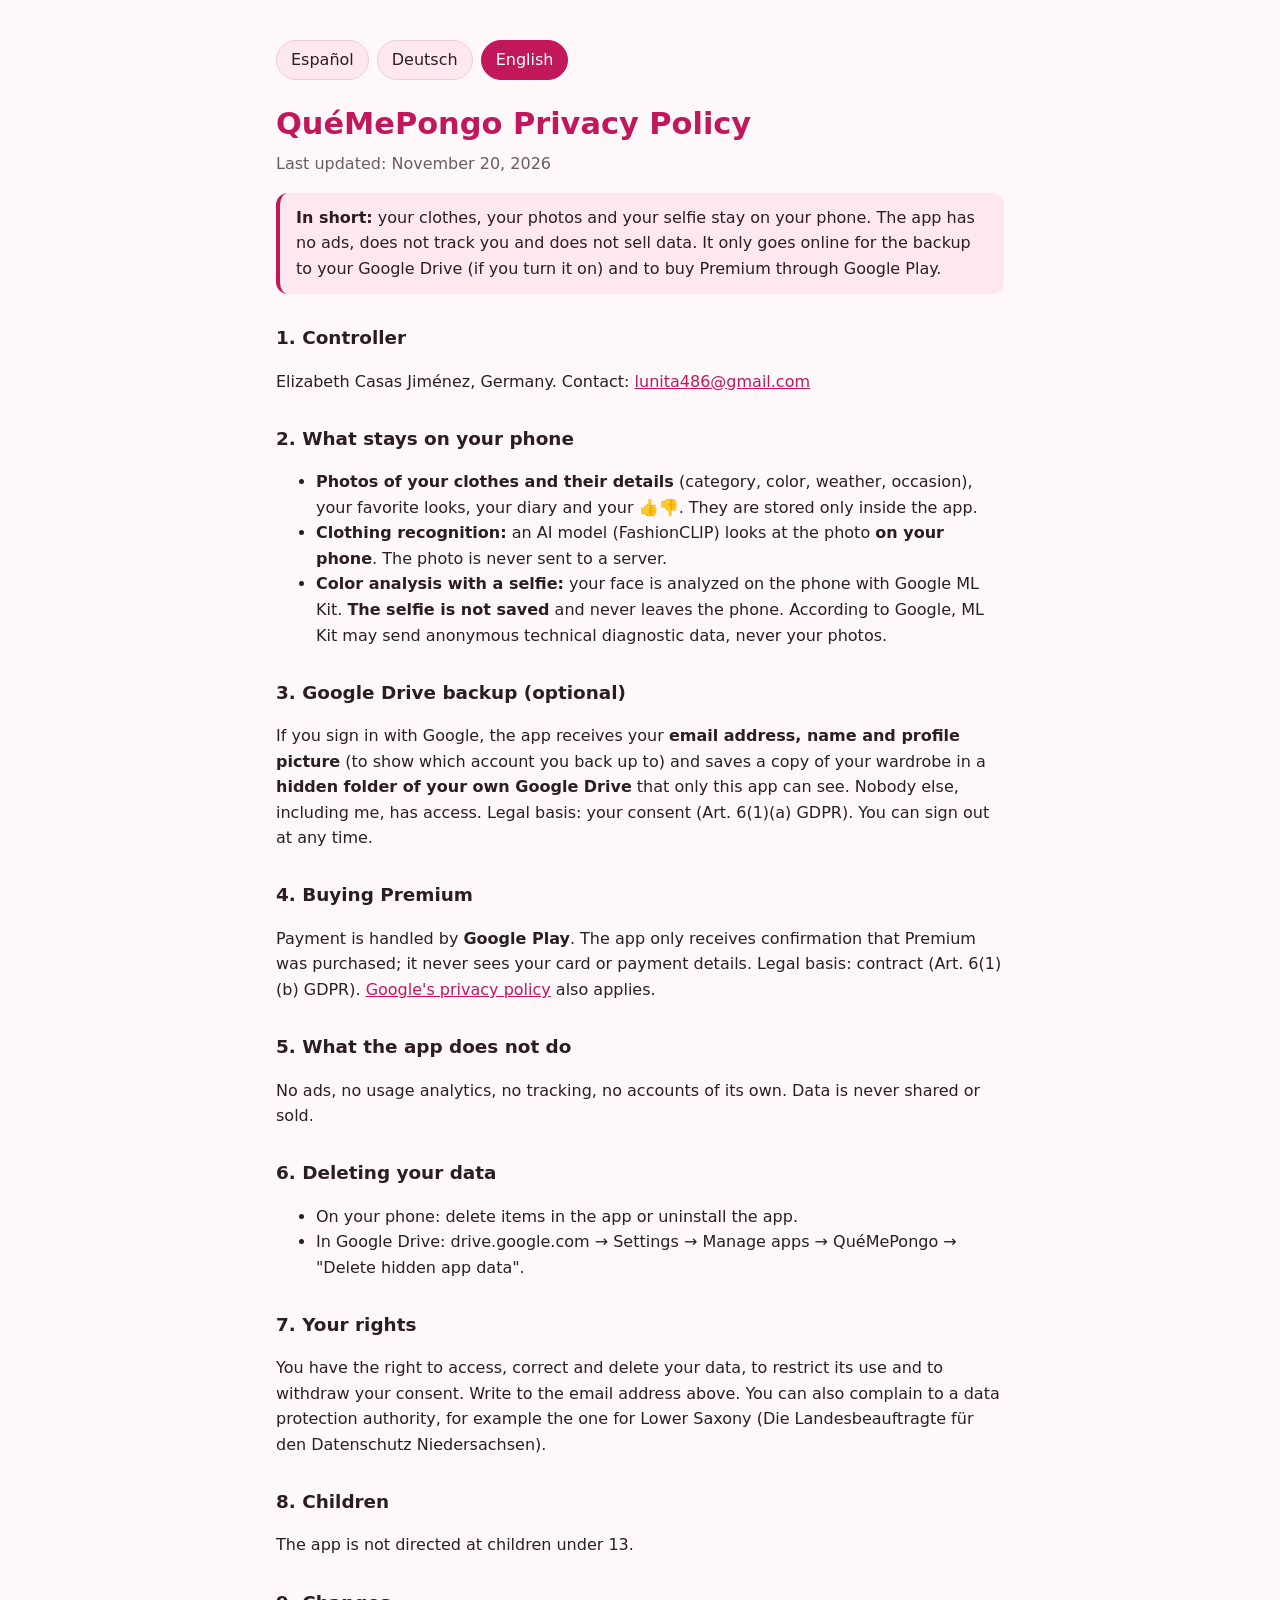
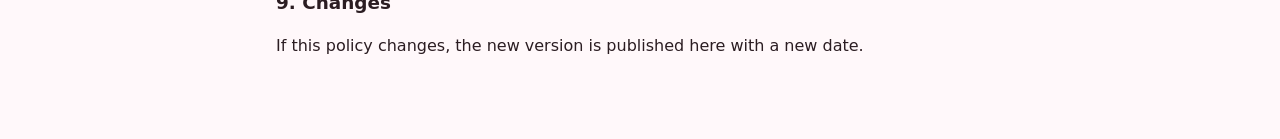
<file: quemepongo/privacidad.html>
<!doctype html>
<html lang="es">
<head>
<meta charset="utf-8">
<meta name="viewport" content="width=device-width, initial-scale=1">
<title>QuéMePongo · Privacidad</title>
<meta name="robots" content="noindex">
<style>
  :root { --fondo:#fff8fa; --texto:#2b1d22; --suave:#6e5a61; --acento:#c2185b; --caja:#fde8ef; --borde:#f3cbd8; }
  @media (prefers-color-scheme: dark) { :root { --fondo:#1c1417; --texto:#f4e9ed; --suave:#c9b3bb; --acento:#f48fb1; --caja:#2c1e23; --borde:#4a323b; } }
  * { box-sizing: border-box; }
  body { margin:0; background:var(--fondo); color:var(--texto); font:16px/1.6 system-ui,-apple-system,"Segoe UI",Roboto,sans-serif; }
  main { max-width:760px; margin:0 auto; padding:28px 16px 64px; }
  h1 { font-size:1.9rem; margin:.2em 0 .1em; color:var(--acento); }
  h2 { font-size:1.15rem; margin:1.6em 0 .4em; }
  p, li { color:var(--texto); }
  .fecha { color:var(--suave); margin-top:0; }
  .idiomas { display:flex; gap:8px; flex-wrap:wrap; margin:12px 0 20px; }
  .idiomas button { border:1px solid var(--borde); background:var(--caja); color:var(--texto); border-radius:999px; padding:6px 14px; font:inherit; cursor:pointer; }
  .idiomas button[aria-pressed="true"] { background:var(--acento); color:#fff; border-color:var(--acento); }
  .resumen { background:var(--caja); border-left:4px solid var(--acento); border-radius:12px; padding:12px 16px; }
  [data-lang] { display:none; }
  [data-lang].visible { display:block; }
  a { color:var(--acento); }
</style>
</head>
<body>
<main>
  <div class="idiomas" role="group" aria-label="Idioma / Sprache / Language">
    <button type="button" data-elegir="es">Español</button>
    <button type="button" data-elegir="de">Deutsch</button>
    <button type="button" data-elegir="en">English</button>
  </div>

  <!-- ESPAÑOL -->
  <section data-lang="es">
    <h1>Política de privacidad de QuéMePongo</h1>
    <p class="fecha">Última actualización: 20 de noviembre de 2026</p>
    <p class="resumen"><strong>En resumen:</strong> tu ropa, tus fotos y tu selfie se quedan en tu teléfono. La app no tiene anuncios, no te rastrea y no vende datos. Solo se conecta a internet para la copia en tu Google Drive (si la activas) y para comprar Premium con Google Play.</p>

    <h2>1. Responsable</h2>
    <p>Elizabeth Casas Jiménez, Alemania. Contacto: <a href="mailto:lunita486@gmail.com">lunita486@gmail.com</a></p>

    <h2>2. Lo que se queda en tu teléfono</h2>
    <ul>
      <li><strong>Fotos de tu ropa y sus datos</strong> (categoría, color, clima, ocasión), tus looks favoritos, tu diario y tus 👍👎. Se guardan solo dentro de la app.</li>
      <li><strong>Reconocimiento de prendas:</strong> un modelo de inteligencia artificial (FashionCLIP) mira la foto <strong>dentro del teléfono</strong>. La foto no se envía a ningún servidor.</li>
      <li><strong>Colorimetría con selfie:</strong> la cara se analiza dentro del teléfono con Google ML Kit. <strong>La selfie no se guarda</strong> y no sale del teléfono. Según Google, ML Kit puede enviar datos técnicos anónimos de diagnóstico, nunca tus fotos.</li>
    </ul>

    <h2>3. Copia en Google Drive (opcional)</h2>
    <p>Si inicias sesión con Google, la app recibe tu <strong>correo, tu nombre y tu foto de perfil</strong> (para mostrarte con qué cuenta guardas) y guarda una copia de tu armario en una <strong>carpeta oculta de tu propio Google Drive</strong> que solo esta app puede ver. Nadie más, tampoco yo, tiene acceso. Base legal: tu consentimiento (art. 6.1.a RGPD). Puedes cerrar sesión cuando quieras.</p>

    <h2>4. Compra de Premium</h2>
    <p>El pago lo hace <strong>Google Play</strong>. La app solo recibe la confirmación de que Premium está comprado; nunca ve tu tarjeta ni tus datos de pago. Base legal: contrato (art. 6.1.b RGPD). Rige también la <a href="https://policies.google.com/privacy" rel="noopener">política de privacidad de Google</a>.</p>

    <h2>5. Lo que la app no hace</h2>
    <p>No tiene anuncios, ni estadísticas de uso, ni rastreo, ni cuentas propias. No comparte ni vende datos.</p>

    <h2>6. Borrar tus datos</h2>
    <ul>
      <li>En el teléfono: borra prendas desde la app o desinstala la app.</li>
      <li>En Google Drive: en drive.google.com → Configuración → Administrar aplicaciones → QuéMePongo → "Borrar datos ocultos de la aplicación".</li>
    </ul>

    <h2>7. Tus derechos</h2>
    <p>Tienes derecho a saber qué datos hay, corregirlos, borrarlos, limitar su uso y retirar tu consentimiento. Escríbeme al correo de arriba. También puedes reclamar ante una autoridad de protección de datos, por ejemplo la de Baja Sajonia (Die Landesbeauftragte für den Datenschutz Niedersachsen).</p>

    <h2>8. Menores</h2>
    <p>La app no está dirigida a menores de 13 años.</p>

    <h2>9. Cambios</h2>
    <p>Si esta política cambia, se publica aquí con la nueva fecha.</p>
  </section>

  <!-- DEUTSCH -->
  <section data-lang="de">
    <h1>Datenschutzerklärung von QuéMePongo</h1>
    <p class="fecha">Stand: 20. November 2026</p>
    <p class="resumen"><strong>Kurz gesagt:</strong> Deine Kleidung, deine Fotos und dein Selfie bleiben auf deinem Handy. Die App hat keine Werbung, kein Tracking und verkauft keine Daten. Sie verbindet sich nur mit dem Internet für die Sicherung in deinem Google Drive (wenn du sie einschaltest) und für den Kauf von Premium über Google Play.</p>

    <h2>1. Verantwortliche</h2>
    <p>Elizabeth Casas Jiménez, Deutschland. Kontakt: <a href="mailto:lunita486@gmail.com">lunita486@gmail.com</a></p>

    <h2>2. Was auf deinem Handy bleibt</h2>
    <ul>
      <li><strong>Fotos deiner Kleidung und ihre Angaben</strong> (Kategorie, Farbe, Wetter, Anlass), deine Lieblingslooks, dein Tagebuch und deine 👍👎. Sie werden nur in der App gespeichert.</li>
      <li><strong>Erkennung der Kleidung:</strong> Ein KI-Modell (FashionCLIP) sieht sich das Foto <strong>auf dem Handy</strong> an. Das Foto wird an keinen Server geschickt.</li>
      <li><strong>Farbtyp-Analyse mit Selfie:</strong> Das Gesicht wird auf dem Handy mit Google ML Kit analysiert. <strong>Das Selfie wird nicht gespeichert</strong> und verlässt das Handy nicht. Laut Google kann ML Kit anonyme technische Diagnosedaten senden, niemals deine Fotos.</li>
    </ul>

    <h2>3. Sicherung in Google Drive (freiwillig)</h2>
    <p>Wenn du dich mit Google anmeldest, erhält die App deine <strong>E-Mail-Adresse, deinen Namen und dein Profilbild</strong> (um dir zu zeigen, mit welchem Konto du sicherst) und speichert eine Kopie deines Kleiderschranks in einem <strong>versteckten Ordner deines eigenen Google Drive</strong>, den nur diese App sieht. Niemand sonst, auch ich nicht, hat Zugriff. Rechtsgrundlage: deine Einwilligung (Art. 6 Abs. 1 lit. a DSGVO). Du kannst dich jederzeit abmelden.</p>

    <h2>4. Kauf von Premium</h2>
    <p>Die Zahlung läuft über <strong>Google Play</strong>. Die App erhält nur die Bestätigung, dass Premium gekauft ist; deine Karte oder Zahlungsdaten sieht sie nie. Rechtsgrundlage: Vertrag (Art. 6 Abs. 1 lit. b DSGVO). Es gilt auch die <a href="https://policies.google.com/privacy?hl=de" rel="noopener">Datenschutzerklärung von Google</a>.</p>

    <h2>5. Was die App nicht macht</h2>
    <p>Keine Werbung, keine Nutzungsstatistik, kein Tracking, keine eigenen Konten. Daten werden weder weitergegeben noch verkauft.</p>

    <h2>6. Deine Daten löschen</h2>
    <ul>
      <li>Auf dem Handy: Teile in der App löschen oder die App deinstallieren.</li>
      <li>In Google Drive: drive.google.com → Einstellungen → Apps verwalten → QuéMePongo → „Ausgeblendete App-Daten löschen“.</li>
    </ul>

    <h2>7. Deine Rechte</h2>
    <p>Du hast das Recht auf Auskunft, Berichtigung, Löschung, Einschränkung der Verarbeitung und Widerruf deiner Einwilligung. Schreib mir an die E-Mail-Adresse oben. Du kannst dich auch bei einer Datenschutz-Aufsichtsbehörde beschweren, zum Beispiel bei der Landesbeauftragten für den Datenschutz Niedersachsen.</p>

    <h2>8. Kinder</h2>
    <p>Die App richtet sich nicht an Kinder unter 13 Jahren.</p>

    <h2>9. Änderungen</h2>
    <p>Wenn sich diese Erklärung ändert, wird sie hier mit neuem Datum veröffentlicht.</p>
  </section>

  <!-- ENGLISH -->
  <section data-lang="en">
    <h1>QuéMePongo Privacy Policy</h1>
    <p class="fecha">Last updated: November 20, 2026</p>
    <p class="resumen"><strong>In short:</strong> your clothes, your photos and your selfie stay on your phone. The app has no ads, does not track you and does not sell data. It only goes online for the backup to your Google Drive (if you turn it on) and to buy Premium through Google Play.</p>

    <h2>1. Controller</h2>
    <p>Elizabeth Casas Jiménez, Germany. Contact: <a href="mailto:lunita486@gmail.com">lunita486@gmail.com</a></p>

    <h2>2. What stays on your phone</h2>
    <ul>
      <li><strong>Photos of your clothes and their details</strong> (category, color, weather, occasion), your favorite looks, your diary and your 👍👎. They are stored only inside the app.</li>
      <li><strong>Clothing recognition:</strong> an AI model (FashionCLIP) looks at the photo <strong>on your phone</strong>. The photo is never sent to a server.</li>
      <li><strong>Color analysis with a selfie:</strong> your face is analyzed on the phone with Google ML Kit. <strong>The selfie is not saved</strong> and never leaves the phone. According to Google, ML Kit may send anonymous technical diagnostic data, never your photos.</li>
    </ul>

    <h2>3. Google Drive backup (optional)</h2>
    <p>If you sign in with Google, the app receives your <strong>email address, name and profile picture</strong> (to show which account you back up to) and saves a copy of your wardrobe in a <strong>hidden folder of your own Google Drive</strong> that only this app can see. Nobody else, including me, has access. Legal basis: your consent (Art. 6(1)(a) GDPR). You can sign out at any time.</p>

    <h2>4. Buying Premium</h2>
    <p>Payment is handled by <strong>Google Play</strong>. The app only receives confirmation that Premium was purchased; it never sees your card or payment details. Legal basis: contract (Art. 6(1)(b) GDPR). <a href="https://policies.google.com/privacy?hl=en" rel="noopener">Google's privacy policy</a> also applies.</p>

    <h2>5. What the app does not do</h2>
    <p>No ads, no usage analytics, no tracking, no accounts of its own. Data is never shared or sold.</p>

    <h2>6. Deleting your data</h2>
    <ul>
      <li>On your phone: delete items in the app or uninstall the app.</li>
      <li>In Google Drive: drive.google.com → Settings → Manage apps → QuéMePongo → "Delete hidden app data".</li>
    </ul>

    <h2>7. Your rights</h2>
    <p>You have the right to access, correct and delete your data, to restrict its use and to withdraw your consent. Write to the email address above. You can also complain to a data protection authority, for example the one for Lower Saxony (Die Landesbeauftragte für den Datenschutz Niedersachsen).</p>

    <h2>8. Children</h2>
    <p>The app is not directed at children under 13.</p>

    <h2>9. Changes</h2>
    <p>If this policy changes, the new version is published here with a new date.</p>
  </section>
</main>
<script>
  (function () {
    var params = new URLSearchParams(location.search);
    var nav = (navigator.language || 'es').slice(0, 2);
    var pedido = params.get('lang') || (['es', 'de', 'en'].indexOf(nav) >= 0 ? nav : 'en');
    function mostrar(lang) {
      document.querySelectorAll('[data-lang]').forEach(function (s) { s.classList.toggle('visible', s.getAttribute('data-lang') === lang); });
      document.querySelectorAll('[data-elegir]').forEach(function (b) { b.setAttribute('aria-pressed', b.getAttribute('data-elegir') === lang ? 'true' : 'false'); });
      document.documentElement.lang = lang;
    }
    document.querySelectorAll('[data-elegir]').forEach(function (b) { b.addEventListener('click', function () { mostrar(b.getAttribute('data-elegir')); }); });
    mostrar(pedido);
  })();
</script>
</body>
</html>
</file>
